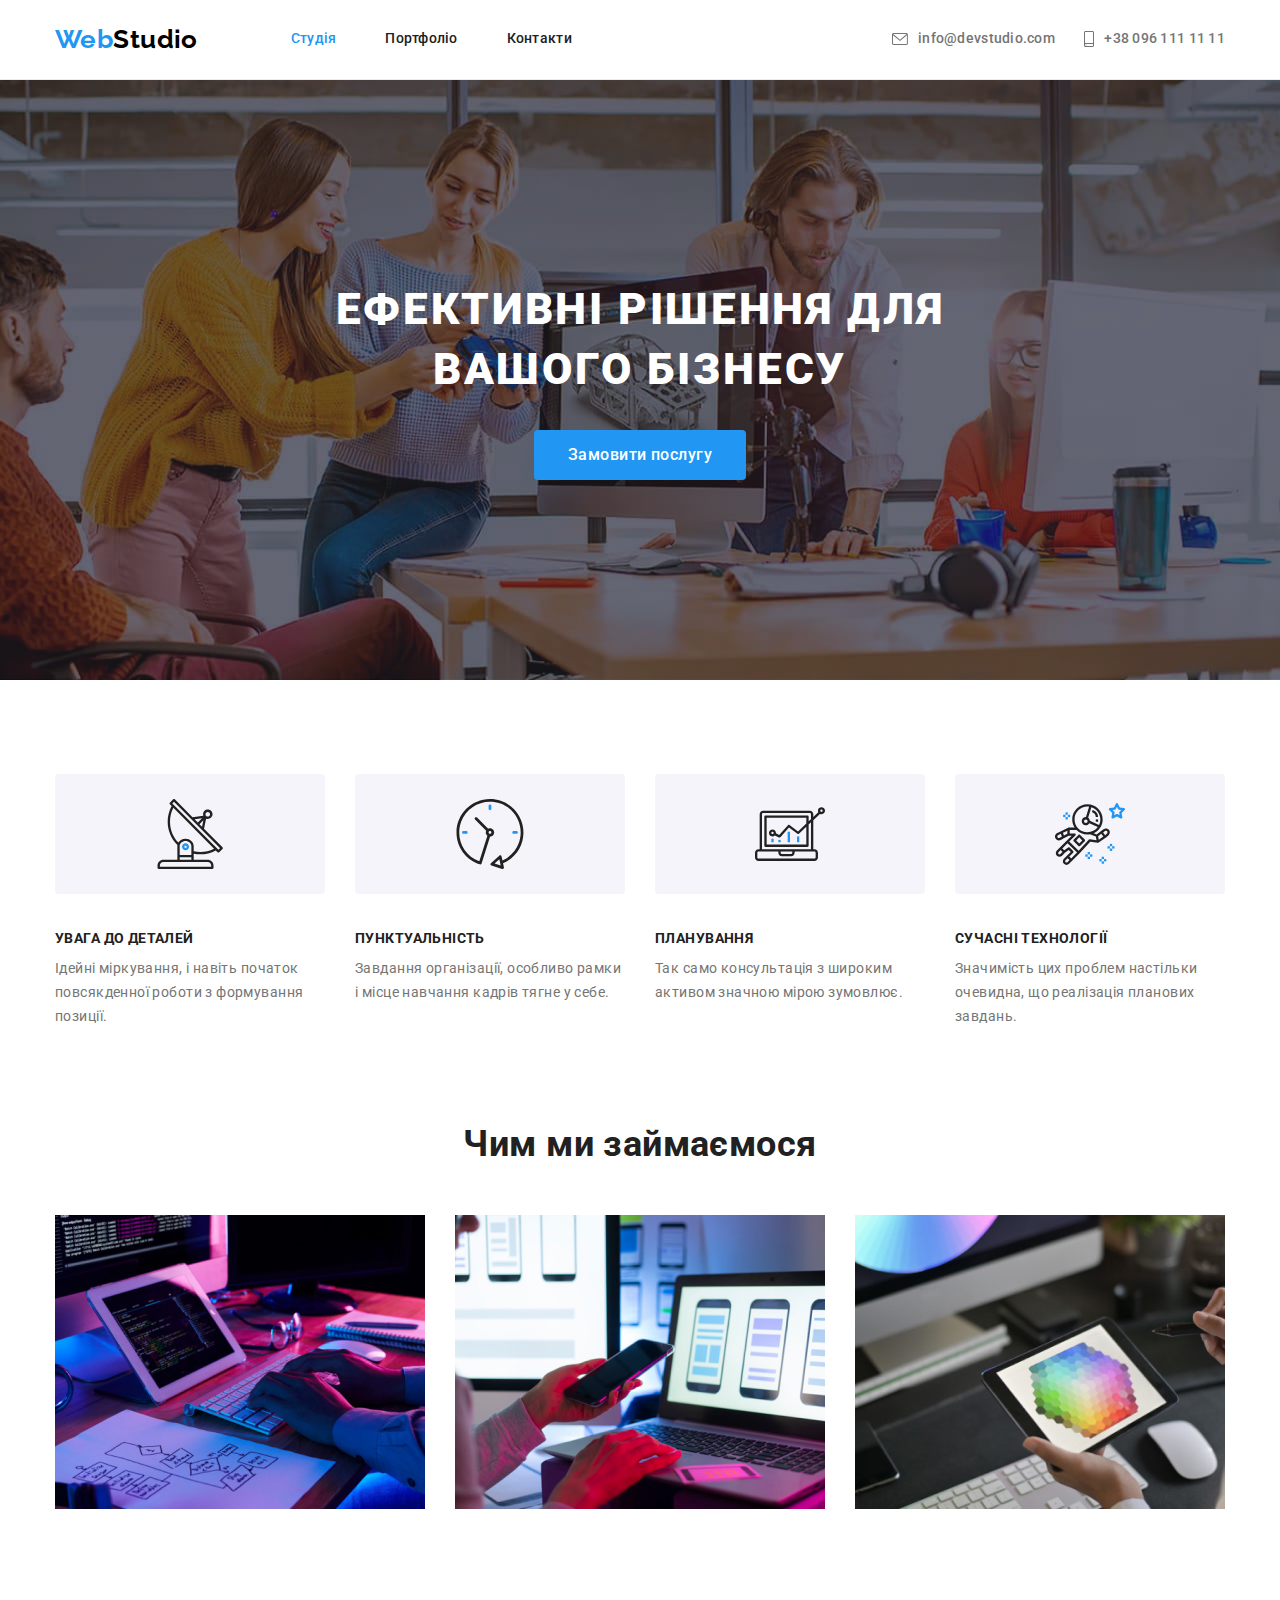
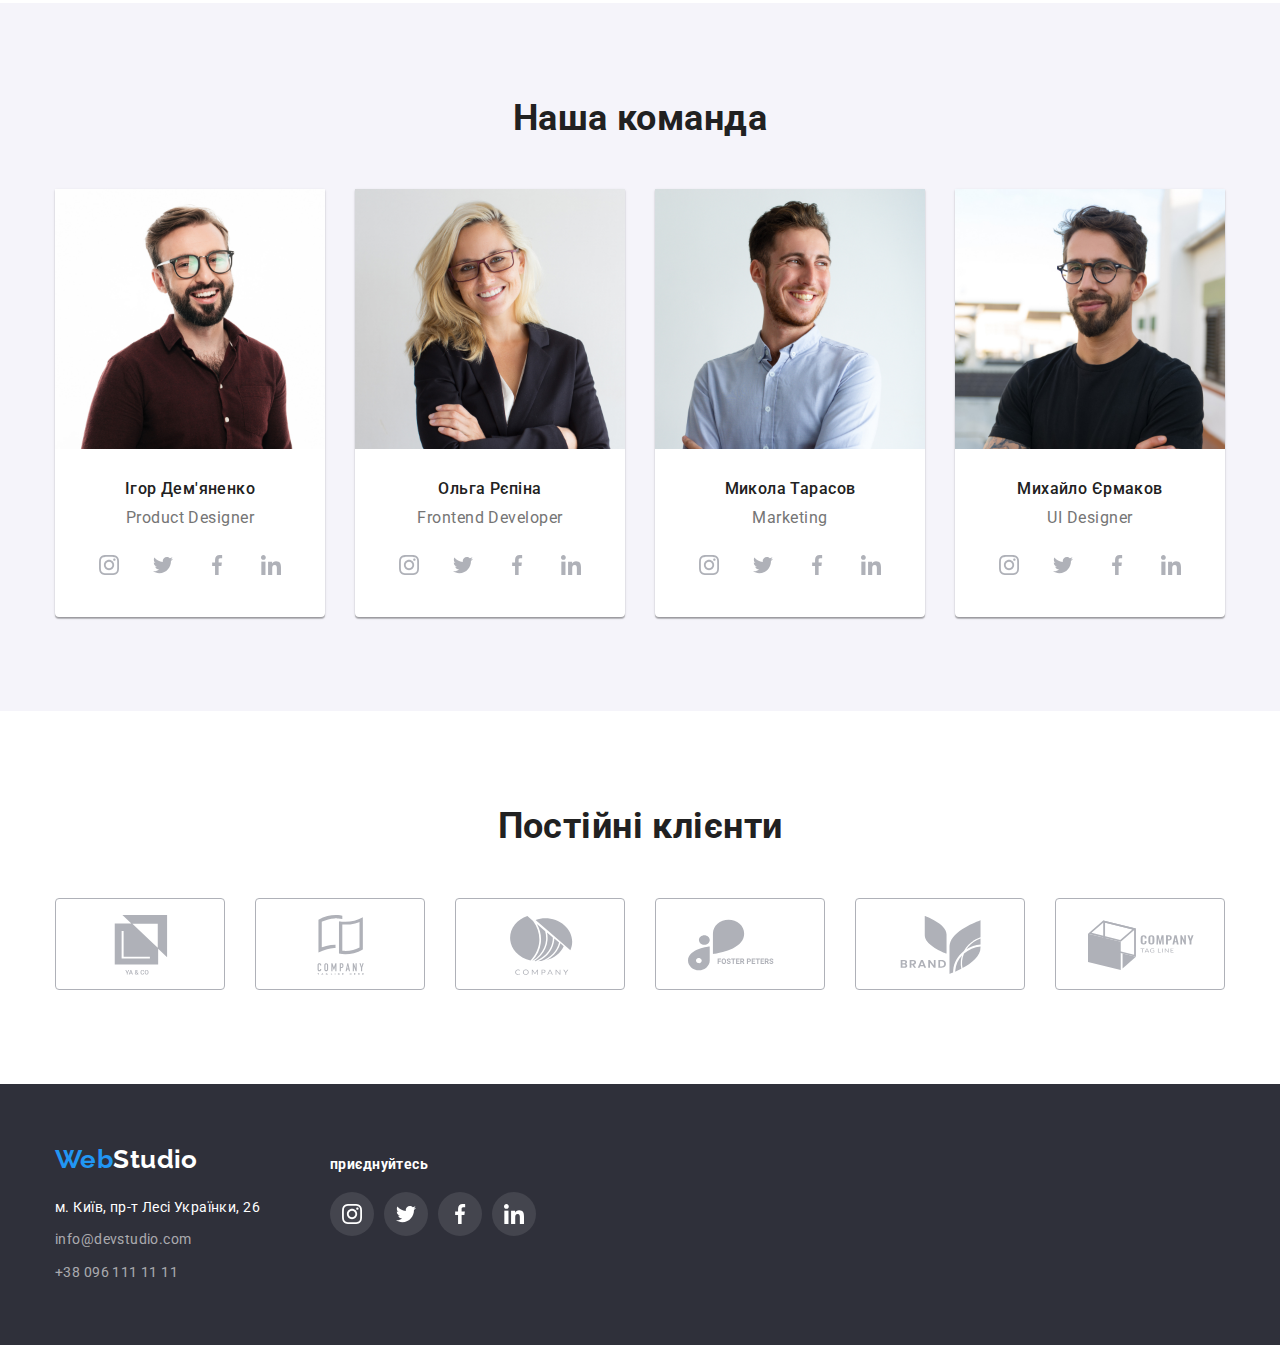
<file: index.html>
<!DOCTYPE html>
<html lang="uk">
<head>
    <meta charset="UTF-8">
    <meta http-equiv="X-UA-Compatible" content="IE=edge">
    <meta name="viewport" content="width=device-width, initial-scale=1.0">
    <title>Document</title>
    <link rel="preconnect" href="https://fonts.googleapis.com">
    <link rel="preconnect" href="https://fonts.gstatic.com" crossorigin>
    <link href="https://fonts.googleapis.com/css2?family=Raleway:wght@700&family=Roboto:wght@400;500;700;900&display=swap"
      rel="stylesheet">

    <link rel="stylesheet" href="https://cdnjs.cloudflare.com/ajax/libs/modern-normalize/1.1.0/modern-normalize.min.css">

    <link rel="stylesheet" href="./css/styles.css">
</head>
<body>
  <header class="header-border">
    <div class="container header">
      <nav class="header-nav">
        <a href="" class="logo">
        Web<span class="header-logo-accent">Studio</span>
        </a>

        <ul class="header-pagination list">
          <li><a href="./index.html" class="header-pagination-item current">Студія</a></li>
          <li><a href="./portfolio.html" class="header-pagination-item">Портфоліо</a></li>
          <li><a href="" class="header-pagination-item">Контакти</a></li>
        </ul>
      </nav>

      <ul class="header-contacts list">
        <li>
          <a href="" class="header-contacts-item">
            <svg class="contact-icon" width="16" height="12">
              <use href="./images/symbol-defs.svg#icon-1"></use>
            </svg>
            info@devstudio.com</a>
        </li>
        <li>
          <a href="" class="header-contacts-item">
            <svg class="contact-icon"  width="10" height="16">
              <use href="./images/symbol-defs.svg#icon-2"></use>
            </svg>
            +38 096 111 11 11
          </a>
        </li>
      </ul>
    </div>
  </header>

  <main>
    <section class="hero">
      <div class="container">
        <h1 class="hero-title">Ефективні рішення для<br>вашого бізнесу</h1>
        <button class="hero-button">Замовити послугу</button>
      </div>
    </section>

    <section class="section content">
      <div class="container content">
        <h2 class="none">Приорітети в роботі компанії</h2>
        <ul class="list content">
          <li class="content-items">
            <svg class="content-icon" >
              <use href="./images/symbol-defs.svg#icon-3"></use>
            </svg>
            <h3 class="section-subtitle">УВАГА ДО ДЕТАЛЕЙ</h3>
            <p class="content-text">Ідейні міркування, і навіть початок повсякденної роботи з формування позиції.</p>
          </li>
          <li class="content-items">
            <svg class="content-icon">
              <use href="./images/symbol-defs.svg#icon-4"></use>
            </svg>
            <h3 class="section-subtitle">ПУНКТУАЛЬНІСТЬ</h3>
            <p class="content-text">Завдання організації, особливо рамки і місце навчання кадрів тягне у себе.</p>
          </li>
          <li class="content-items">
            <svg class="content-icon">
              <use href="./images/symbol-defs.svg#icon-5"></use>
            </svg>
            <h3 class="section-subtitle">ПЛАНУВАННЯ</h3>
            <p class="content-text">Так само консультація з широким активом значною мірою зумовлює.</p>
          </li>
          <li class="content-items">
            <svg class="content-icon">
              <use href="./images/symbol-defs.svg#icon-6"></use>
            </svg>
            <h3 class="section-subtitle">СУЧАСНІ ТЕХНОЛОГІЇ</h3>
            <p class="content-text">Значимість цих проблем настільки очевидна, що реалізація планових завдань.</p>
          </li>
        </ul>
      </div>
    </section>
    
    <section class="section work">
      <div class="container work">
        <h2 class="section-title">Чим ми займаємося</h2>
        <ul class="list content-work">
          <li class="list">
            <img src="./images/img1.jpg" alt="Людина пише програмний код на планшеті" width="370">
          </li>
          <li class="list">
            <img src="./images/img2.jpg" alt="Дівчина сидить с телефоном в руках за ноутбуком" width="370">
          </li>
          <li class="list">
            <img src="./images/img3.jpg" alt="Людина вибирає колір с колажу на планшеті" width="370">
          </li>
        </ul>      
      </div>
    </section>
    
    <section class="section team">
      <div class="container team">
        <h2 class="section-title">Наша команда</h2>
        <ul class="list">
          <li class="team-portfolio">
            <img src="./images/img4.jpg" alt="Праціник посміхається" width="270">
            <div class="team-portfolio-info">
              <h3 class="section-subject">Ігор Дем'яненко</h3>
              <p class="desc">Product Designer</p>
              <ul class="contact-team-list">
                <li class="contact-team-items">
                  <svg class="contact-team" width="20" height="20">
                    <use href="./images/symbol-defs.svg#icon-7"></use>
                  </svg>
                </li>
                <li class="contact-team-items">
                  <svg class="contact-team" width="20" height="20">
                    <use href="./images/symbol-defs.svg#icon-8"></use>
                  </svg>
                 </li>
                <li class="contact-team-items">
                  <svg class="contact-team" width="20" height="20">
                    <use href="./images/symbol-defs.svg#icon-9"></use>
                  </svg>
                </li>
                <li class="contact-team-items">
                  <svg class="contact-team" width="20" height="20">
                    <use href="./images/symbol-defs.svg#icon-10"></use>
                  </svg>
                </li>
              </ul>
            </div>
          </li>
          <li class="team-portfolio">
            <img src="./images/img5.jpg" alt="Працівниця" width="270">
            <div class="team-portfolio-info">
              <h3 class="section-subject">Ольга Рєпіна</h3>
              <p class="desc">Frontend Developer</p>
              <ul class="contact-team-list">
                <li class="contact-team-items">
                  <svg class="contact-team" width="20" height="20">
                    <use href="./images/symbol-defs.svg#icon-7"></use>
                  </svg>
                </li>
                <li class="contact-team-items">
                  <svg class="contact-team" width="20" height="20">
                    <use href="./images/symbol-defs.svg#icon-8"></use>
                  </svg>
                </li>
                <li class="contact-team-items">
                  <svg class="contact-team" width="20" height="20">
                    <use href="./images/symbol-defs.svg#icon-9"></use>
                  </svg>
                </li>
                <li class="contact-team-items">
                  <svg class="contact-team" width="20" height="20">
                    <use href="./images/symbol-defs.svg#icon-10"></use>
                  </svg>
                </li>
              </ul>
            </div>
          </li>
          <li class="team-portfolio">
            <img src="./images/img6.jpg" alt="Праціник посміхається" width="270">
            <div class="team-portfolio-info">
              <h3 class="section-subject">Микола Тарасов</h3>
              <p class="desc">Marketing</p>
              <ul class="contact-team-list">
                <li class="contact-team-items">
                  <svg class="contact-team" width="20" height="20">
                    <use href="./images/symbol-defs.svg#icon-7"></use>
                  </svg>
                </li>
                <li class="contact-team-items">
                  <svg class="contact-team" width="20" height="20">
                    <use href="./images/symbol-defs.svg#icon-8"></use>
                  </svg>
                </li>
                <li class="contact-team-items">
                  <svg class="contact-team" width="20" height="20">
                    <use href="./images/symbol-defs.svg#icon-9"></use>
                  </svg>
                </li>
                <li class="contact-team-items">
                  <svg class="contact-team" width="20" height="20">
                    <use href="./images/symbol-defs.svg#icon-10"></use>
                  </svg>
                </li>
              </ul>
            </div>
          </li>
          <li class="team-portfolio">
            <img src="./images/img7.jpg" alt width="270">
            <div class="team-portfolio-info">
              <h3 class="section-subject">Михайло Єрмаков</h3>
              <p class="desc">UI Designer</p>
              <ul class="contact-team-list">
                <li class="contact-team-items">
                  <svg class="contact-team" width="20" height="20">
                    <use href="./images/symbol-defs.svg#icon-7"></use>
                  </svg>
                </li>
                <li class="contact-team-items">
                  <svg class="contact-team" width="20" height="20">
                    <use href="./images/symbol-defs.svg#icon-8"></use>
                  </svg>
                </li>
                <li class="contact-team-items">
                  <svg class="contact-team" width="20" height="20">
                    <use href="./images/symbol-defs.svg#icon-9"></use>
                  </svg>
                </li>
                <li class="contact-team-items">
                  <svg class="contact-team" width="20" height="20">
                    <use href="./images/symbol-defs.svg#icon-10"></use>
                  </svg>
                </li>
              </ul>
            </div>
          </li>
        </ul>
      </div>
    </section>

    <section class="section customers">
      <div class="container customers">
        <h2 class="section-title">Постійні клієнти</h2>
        <ul class="list customers">
          <li class="customers-items">
            <svg class="customers-icon" width="106" height="60">
              <use href="./images/symbol-defs.svg#icon-11"></use>
            </svg>
          </li>
          <li class="customers-items">
            <svg class="customers-icon" width="106" height="60">
              <use href="./images/symbol-defs.svg#icon-12"></use>
            </svg>
          </li>
          <li class="customers-items">
            <svg class="customers-icon" width="106" height="60">
              <use href="./images/symbol-defs.svg#icon-13"></use>
            </svg>
          </li>
          <li class="customers-items">
            <svg class="customers-icon" width="106" height="60">
              <use href="./images/symbol-defs.svg#icon-14"></use>
            </svg>
          </li>
          <li class="customers-items">
            <svg class="customers-icon" width="106" height="60">
              <use href="./images/symbol-defs.svg#icon-15"></use>
            </svg>
          </li>
          <li class="customers-items">
            <svg class="customers-icon" width="106" height="60">
              <use href="./images/symbol-defs.svg#icon-16"></use>
            </svg>
          </li>
        </ul>
      </div>
    </section>
  </main>

  <footer class="footer">
    <div class="container footer-all">
      <div>
        <a href="" class="logo">
          Web<span class="footer-logo-accent">Studio</span>
        </a>

        <address class="address">
          <ul class="list">
            <li class="footer-item"><a href="" class="footer-address">м. Київ, пр-т Лесі Українки, 26</a></li>
            <li class="footer-item"><a href="" class="footer-contacts">info@devstudio.com</a></li>
            <li class="footer-item"><a href="" class="footer-contacts">+38 096 111 11 11</a></li>
          </ul>
        </address>
      </div>

      <div class="contact-footer">
        <h3 class="contact-footer-title">приєднуйтесь</h3>
        <ul class="contact-footer-item">
          <li class="contact-team-items footer-icon">
             <svg class="contact-team" width="20" height="20">
              <use href="./images/symbol-defs.svg#icon-7"></use>
            </svg>
          </li>
          <li class="contact-team-items footer-icon">
            <svg class="contact-team" width="20" height="20">
              <use href="./images/symbol-defs.svg#icon-8"></use>
            </svg>
          </li>
          <li class="contact-team-items footer-icon">
            <svg class="contact-team" width="20" height="20">
              <use href="./images/symbol-defs.svg#icon-9"></use>
            </svg>
          </li>
          <li class="contact-team-items footer-icon">
            <svg class="contact-team" width="20" height="20">
              <use href="./images/symbol-defs.svg#icon-10"></use>
            </svg>
          </li>
        </ul> 
      </div>
    </div>
  </footer>
</body>
</html>
</file>
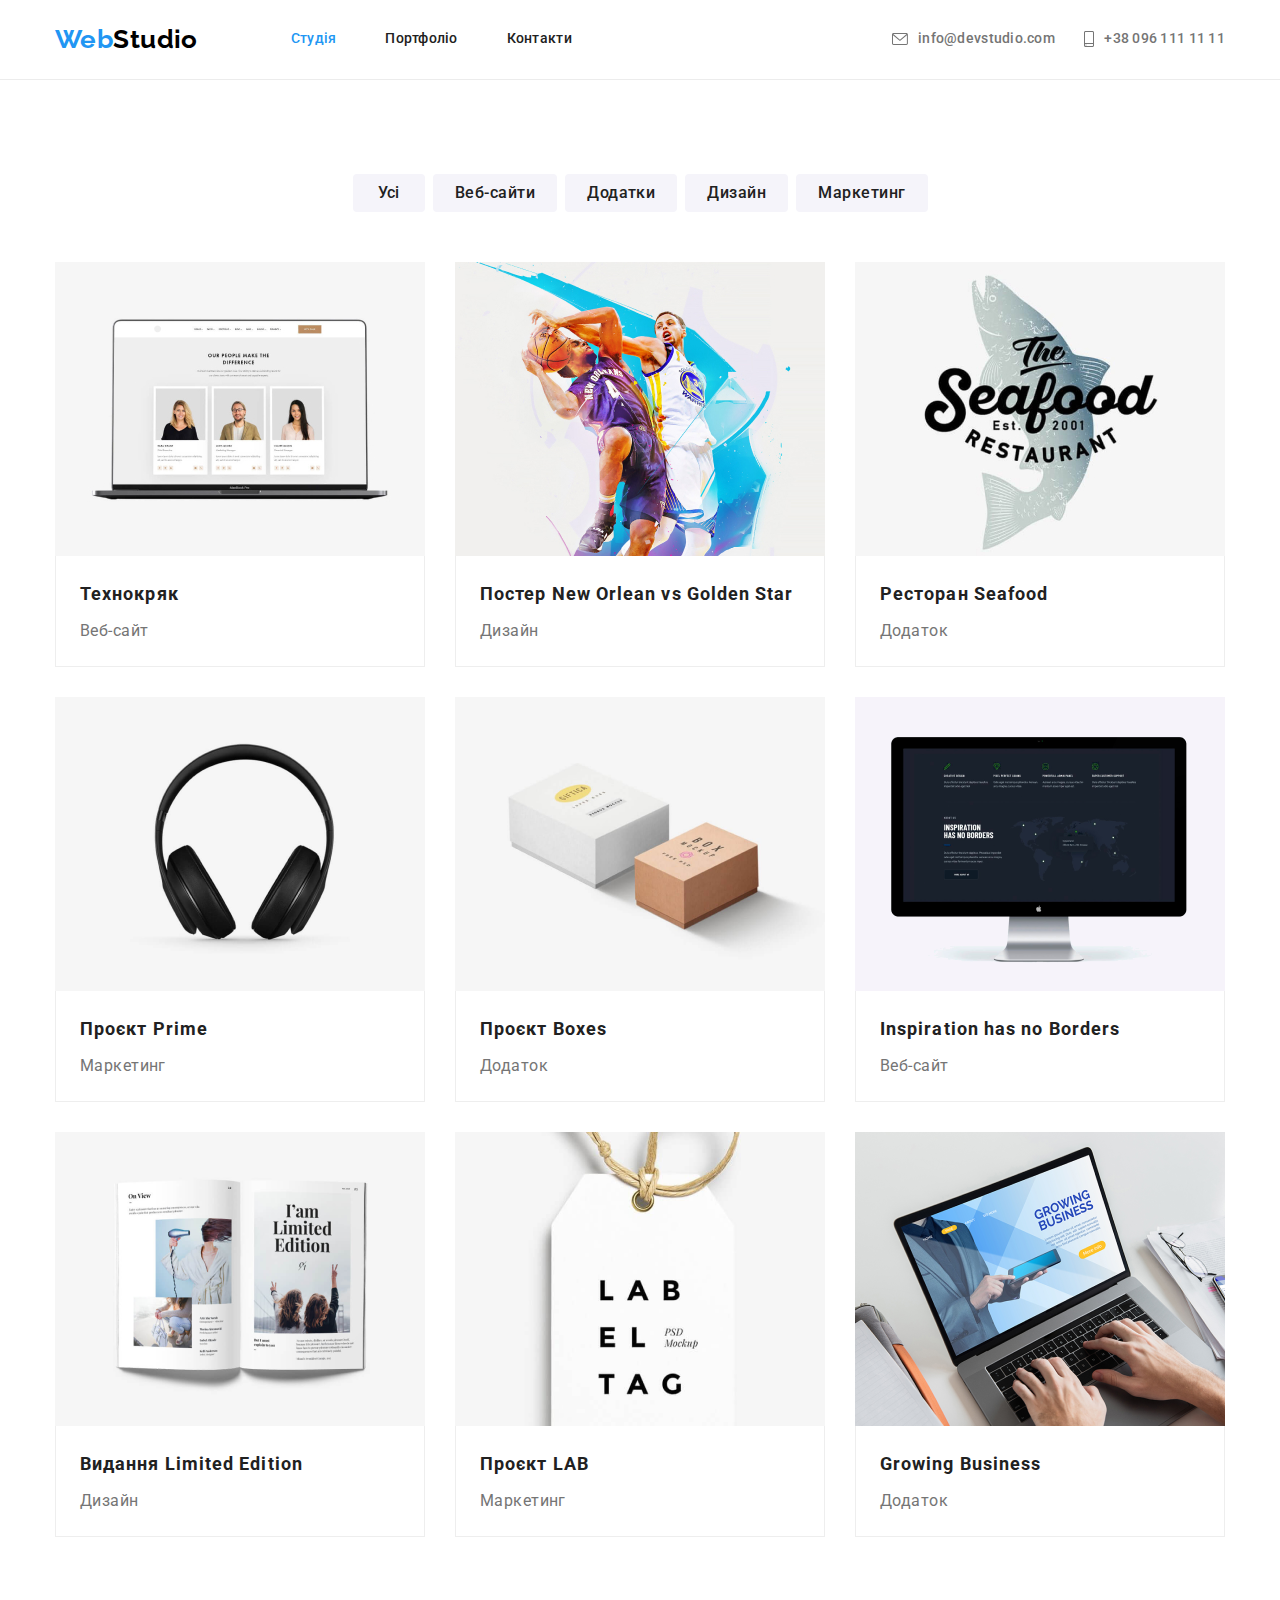
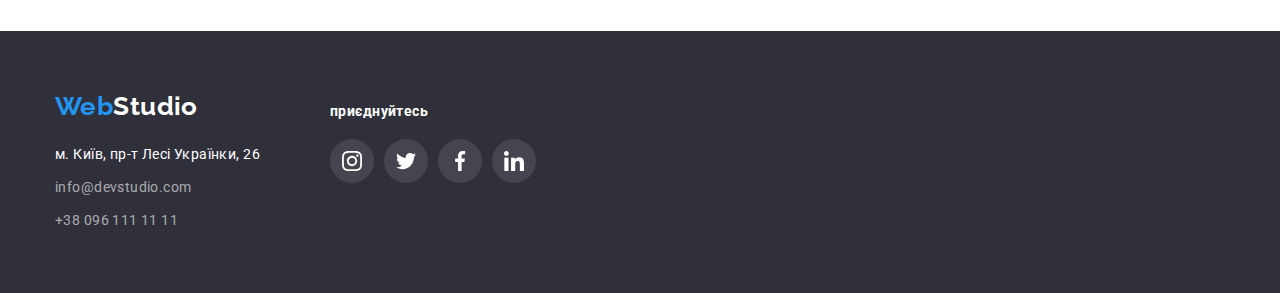
<file: portfolio.html>
<!DOCTYPE html>
<html lang="uk">

<head>
    <meta charset="UTF-8">
    <meta http-equiv="X-UA-Compatible" content="IE=edge">
    <meta name="viewport" content="width=device-width, initial-scale=1.0">
    <title>Portfolio</title>
    <link rel="preconnect" href="https://fonts.googleapis.com">
    <link rel="preconnect" href="https://fonts.gstatic.com" crossorigin>
    <link
        href="https://fonts.googleapis.com/css2?family=Raleway:wght@700&family=Roboto:wght@400;500;700;900&display=swap"
        rel="stylesheet">
    <link rel="stylesheet" href="https://cdnjs.cloudflare.com/ajax/libs/modern-normalize/1.1.0/modern-normalize.min.css">
    <link rel="stylesheet" href="./css/styles.css">
</head>

<body>
<header class="header-border">
    <div class="container header">
        <nav class="header-nav">
            <a href="" class="logo">
                Web<span class="header-logo-accent">Studio</span>
            </a>

            <ul class="header-pagination list">
                <li><a href="./index.html" class="header-pagination-item current">Студія</a></li>
                <li><a href="./portfolio.html" class="header-pagination-item">Портфоліо</a></li>
                <li><a href="" class="header-pagination-item">Контакти</a></li>
            </ul>
        </nav>

        <ul class="header-contacts list">
            <li>
                <a href="" class="header-contacts-item">
                    <svg class="contact-icon" width="16" height="12">
                        <use href="./images/symbol-defs.svg#icon-1"></use>
                    </svg>
                    info@devstudio.com</a>
            </li>
            <li>
                <a href="" class="header-contacts-item">
                    <svg class="contact-icon" width="10" height="16">
                        <use href="./images/symbol-defs.svg#icon-2"></use>
                    </svg>
                    +38 096 111 11 11
                </a>
            </li>
        </ul>
    </div>
</header>

<main class="main-portfolio">
    <section class="section-main">
        <div class="container main">
            <h1 class="none">Портфоліо</h1>
        
            <ul class="list btn">
                <li class="main-btn"><button class="main-portfolio-button first" type="button">Усі</button></li>
                <li class="main-btn"><button class="main-portfolio-button" type="button">Веб-сайти</button></li>
                <li class="main-btn"><button class="main-portfolio-button" type="button">Додатки</button></li>
                <li class="main-btn"><button class="main-portfolio-button" type="button">Дизайн</button></li>
                <li class="main-btn"><button class="main-portfolio-button" type="button">Маркетинг</button></li>
            </ul>
        
            <ul class="list portfolio">
                <li class="pages">
                    <img src="./images/port1.jpg" alt="Ноутбук" width="370">
                    <div class="main-portfolio-content">
                        <h2 class="main-portfolio-title">Технокряк</h2>
                        <p class="main-portfolio-text">Веб-сайт</p>
                    </div>
                </li>
                <li class="pages">
                    <img src="./images/port2.jpg" alt="Два баскетболісти" width="370">
                    <div class="main-portfolio-content">
                        <h2 class="main-portfolio-title">Постер New Orlean vs Golden Star</h2>
                        <p class="main-portfolio-text">Дизайн</p>
                    </div>
                </li>
                <li class="pages">
                    <img src="./images/port3.jpg" alt="Риба" width="370">
                    <div class="main-portfolio-content">
                        <h2 class="main-portfolio-title">Ресторан Seafood</h2>
                        <p class="main-portfolio-text">Додаток</p>
                    </div>
                </li>
                <li class="pages">
                    <img src="./images/port4.png" alt="Наушники" width="370">
                    <div class="main-portfolio-content">
                        <h2 class="main-portfolio-title">Проєкт Prime</h2>
                        <p class="main-portfolio-text">Маркетинг</p>
                    </div>
                </li>
                <li class="pages">
                    <img src="./images/port5.png" alt="Дві коробки" width="370">
                    <div class="main-portfolio-content">
                        <h2 class="main-portfolio-title">Проєкт Boxes</h2>
                        <p class="main-portfolio-text">Додаток</p>
                    </div>
                </li>
                <li class="pages">
                    <img src="./images/port6.png" alt="Монітор" width="370">
                    <div class="main-portfolio-content">
                        <h2 class="main-portfolio-title">Inspiration has no Borders</h2>
                        <p class="main-portfolio-text">Веб-сайт</p>
                    </div>
                </li>
                <li class="pages">
                    <img src="./images/port7.png" alt="Розкрита книга" width="370">
                    <div class="main-portfolio-content">
                        <h2 class="main-portfolio-title">Видання Limited Edition</h2>
                        <p class="main-portfolio-text">Дизайн</p>
                    </div>
                </li>
                <li class="pages">
                    <img src="./images/port8.png" alt="Лейба" width="370">
                    <div class="main-portfolio-content">
                        <h2 class="main-portfolio-title">Проєкт LAB</h2>
                        <p class="main-portfolio-text">Маркетинг</p>
                    </div>
                </li>
                <li class="pages">
                    <img src="./images/port9.png" alt="Людина працює за ноутбуком" width="370">
                    <div class="main-portfolio-content">
                        <h2 class="main-portfolio-title">Growing Business</h2>
                        <p class="main-portfolio-text">Додаток</p>
                    </div>
                </li>
            </ul>
        </div>

    </section>
</main>

<footer class="footer">
    <div class="container footer-all">
        <div>
            <a href="" class="logo">
                Web<span class="footer-logo-accent">Studio</span>
            </a>

            <address class="address">
                <ul class="list">
                    <li class="footer-item"><a href="" class="footer-address">м. Київ, пр-т Лесі Українки, 26</a></li>
                    <li class="footer-item"><a href="" class="footer-contacts">info@devstudio.com</a></li>
                    <li class="footer-item"><a href="" class="footer-contacts">+38 096 111 11 11</a></li>
                </ul>
            </address>
        </div>

        <div class="contact-footer">
            <h3 class="contact-footer-title">приєднуйтесь</h3>
            <ul class="contact-footer-item">
                <li class="contact-team-items footer-icon">
                    <svg class="contact-team" width="20" height="20">
                        <use href="./images/symbol-defs.svg#icon-7"></use>
                    </svg>
                </li>
                <li class="contact-team-items footer-icon">
                    <svg class="contact-team" width="20" height="20">
                        <use href="./images/symbol-defs.svg#icon-8"></use>
                    </svg>
                </li>
                <li class="contact-team-items footer-icon">
                    <svg class="contact-team" width="20" height="20">
                        <use href="./images/symbol-defs.svg#icon-9"></use>
                    </svg>
                </li>
                <li class="contact-team-items footer-icon">
                    <svg class="contact-team" width="20" height="20">
                        <use href="./images/symbol-defs.svg#icon-10"></use>
                    </svg>
                </li>
            </ul>
        </div>
    </div>
</footer>
</body>

</html>
</file>
<file: css/styles.css>
/* другорядний колір тексту  #212121  */
/* основний колір тексту #757575 */
/* акцент #2196F3  */
/* білий #FFFFFF */
/* фон #FFFFFF */
/* другорядний фон #F5F4FA */
/* фон футер герой #2F303A */
/* другорядний текст футер rgba(255, 255, 255, 0.6) */
/*  логотип хедер #000000 #2196F3 */
/* логотип футер #2196F3 #FFFFFF */
/* фон кнопкі #F5F4FA */
/* border: 1px solid #ECECEC; */



:root {
    --primary-text-color: #757575;
    --title-text-color: #212121;
    --accent-color: #2196F3;
    --primary-white-color: #FFFFFF;
    --minor-white-color: #F5F4FA;
    --hero-footer-background-color: #2F303A;
    --footer-text-color: rgba(255, 255, 255, 0.6);
    --header-logo: #000000;
    --primery-border-color: #ECECEC;
}


*,
*::before,
*::after {
    box-sizing: border-box;
}

img {
    display: block;
}

h1,
h2,
h3,
h4,
h5,
h6,
p {
    margin: 0px;
    padding: 0px;
}

ul {
    list-style: none;
    margin: 0px;
    padding: 0px;
}


body {
    background-color: var(--primary-white-color);
    color: var(--primary-text-color);

    font-family: 'Roboto', sans-serif;
    font-size: 14px;
    line-height: 1.71;
    letter-spacing: 0.03em;
}



.list {
    list-style: none;
}

/* 1. header */

.header {
    display: flex;
    justify-content: space-between;
    align-items: center;
}

.header-pagination .header-pagination-item.current,
.header-pagination .header-pagination-item.current {
    color: var(--accent-color);
    text-decoration: none;
}

.container {
    width: 1200px;
    padding-left: 15px;
    padding-right: 15px;
    margin: 0 auto;
}

.header-nav {
    display: flex;
    align-items: center;
}

.header-border {
    padding-top: 24px;
    padding-bottom: 24px;

    border-bottom: 1px solid var(--primery-border-color);
}

/* 1.1. header-nav */

.logo {

    cursor: default;

    color: var(--accent-color);

    font-family: 'Raleway';
    font-weight: 700;
    font-size: 26px;
    line-height: 1.19;
    text-decoration: none;
}

.header-logo-accent {
    color: var(--header-logo);
}


.header-pagination-item {
    display: block;

    color: var(--title-text-color);

    font-weight: 500;
    font-size: 14px;
    line-height: 1.14;
    letter-spacing: 0.02em;
    text-decoration: none;
}

.header-pagination {
    display: flex;
    width: 281px;
    justify-content: space-between;

    margin-left: 93px;
    padding: 0px;
}

.header-pagination-item:hover {
    color: var(--accent-color);
}

.header-pagination-item:focus {
    color: var(--accent-color);
}


/* 1.2. header-contacts */

.header .header-contacts.list {
    display: flex;
    width: 333px;
    justify-content: space-between;
    margin-top: 0px;
    margin-bottom: 0px;
}

.header-contacts-item {
    display: block;
    align-items: center;

    color: var(--primary-text-color);
    fill: var(--primary-text-color);

    font-weight: 500;
    font-size: 14px;
    line-height: 1.14;
    letter-spacing: 0.02em;
    text-decoration: none;
}

.header-contacts-item:hover {
    color: var(--accent-color);
    fill: var(--accent-color);

}

.header-contacts-item:focus {
    color: var(--accent-color);
}

.header-contacts {
    padding: 0px;
}

.contact-icon {
    margin-right: 10px;
}

.header-contacts a {
    display: flex;
}

/* 2. main */

/* 2.1. section-hero */

.hero {
    max-width: 1600px;
    padding-top: 200px;
    padding-bottom: 200px;
    margin-left: auto;
    margin-right: auto;
    text-align: center;

    background-image: linear-gradient(
        to right,
        rgba(47, 48, 58, 0.4),
        rgba(47, 48, 58, 0.4)), 
    url(../images/fonhero.jpg);
    background-repeat: no-repeat;
    background-position: center;

}


.hero-title {
    margin-top: 0px;

    color: var(--primary-white-color);

    font-weight: 900;
    font-size: 44px;
    line-height: 1.36;
    text-align: center;
    letter-spacing: 0.06em;
    text-transform: uppercase;
}

.hero-button {
    border-radius: 4px;
    padding-left: 32px;
    padding-right: 32px;
    padding-top: 10px;
    padding-bottom: 10px;
    margin-top: 30px;



    color: var(--primary-white-color);
    background-color: var(--accent-color);
    border-color: transparent;

    font-family: 'Roboto';
    font-weight: 500;
    font-size: 16px;
    line-height: 1.62;
    letter-spacing: 0.03em;
    text-align: center;
}

/* 2.2. section-Приорітети в роботі компанії */

.none {
    display: none;
}

.section.content {
    padding-top: 94px;
    padding-bottom: 47px;
}

.section-subtitle {
    margin-top: 0px;
    margin-bottom: 10px;


    color: var(--title-text-color);

    font-weight: 700;
    font-size: 14px;
    line-height: 1.14;
    text-transform: uppercase;
}



.container.content .content {
    display: flex;
    justify-content: space-between;
    margin: 0px;
    padding: 0px;

}

.content-items {
    display: block;
    width: 270px;
}

.content-text {
    padding: 0px;
    margin: 0px;
}

.content-icon {
    width: 270px;
    height: 120px;
    
    padding-left: 100px;
    padding-right: 100px;
    padding-top: 25px;
    padding-bottom: 25px;
    margin-bottom: 30px;
    
    border-radius: 4px;
    background: #F5F4FA;
    
}


/* 2.3. section-Чим ми займаємося */

.section.work {
    padding-top: 47px;
    padding-bottom: 94px;
}

.section-title {
    margin: 0px;
    color: var(--title-text-color);

    font-weight: 700;
    font-size: 36px;
    line-height: 1.17;
    text-align: center;
}

.content-work {
    display: flex;
    justify-content: space-between;
    padding-left: 0px;
    margin-top: 0px;
    margin-bottom: 0px;

}

.container.work .section-title {
    margin-bottom: 50px;
}

/* 2.3. section-Наша команда */

.section.team {
    padding-top: 94px;
    padding-bottom: 94px;

    background-color: var(--minor-white-color);
}



.section-subject {

    color: var(--title-text-color);

    font-weight: 500;
    font-size: 16px;
    line-height: 1.19;
}

.desc {
    margin-top: 10px;
    margin-bottom: 16px;

 

    font-size: 16px;
    line-height: 1.19;
    letter-spacing: 0.03em;

    color: #757575;
}

.container.team .list {
    display: flex;
    justify-content: space-between;
    margin-top: 0px;
    padding-left: 0px;
    margin-top: 50px;
    margin-bottom: 0px;
}



.team-portfolio {
    background-color: var(--primary-white-color);
    box-shadow: 0px 1px 3px rgba(0, 0, 0, 0.12), 0px 1px 1px rgba(0, 0, 0, 0.14), 0px 2px 1px rgba(0, 0, 0, 0.2);
    border-radius: 0px 0px 4px 4px;
}

.team-portfolio-info {
    padding-top: 30px;
    padding-bottom: 30px;
    text-align: center;
}

.contact-team-list,
.contact-footer-item {
    display: flex;
    justify-content: center;
    gap: 10px;  
}

.contact-team {
    display: block;
    margin: 12px;
}

.contact-team-items {
    width: 44px;
    height: 44px;
    fill:#AFB1B8;
}

.contact-team-items:hover,
.contact-team-items:focus {
    cursor: pointer;
    background-color: var(--accent-color);
    border-radius: 50%;
    fill: var(--primary-white-color);
}




.section.customers {
    padding-top: 94px;
    padding-bottom: 94px;
}

.list.customers {
    margin-top: 50px;
    display: flex;
    justify-content: center;
    gap: 30px;   
}

.customers-icon {
    display: block;
    margin-top: 16px;
    margin-bottom: 16px;
    margin-left: 32px;
    margin-right: 32px;
}

.customers-items {
    width: 170px;
    height: 92px;
    fill: #AFB1B8;
    border: 1px solid #AFB1B8;
    border-radius: 4px;
}

.customers-items:hover,
.customers-items:focus {
    cursor: pointer;
    border-color: var(--accent-color);
    
    fill: var(--accent-color);
}









/* 3. footer */

.footer {
    padding-top: 60px;
    padding-bottom: 60px;

    background-color: var(--hero-footer-background-color);
}

.footer-logo-accent {
    color: var(--primary-white-color);
}

.footer-contacts {
    cursor: default;

    color: var(--footer-text-color);

    text-decoration: none;
}

.footer-address {
    cursor: default;

    color: var(--primary-white-color);

    text-decoration: none;

}

.address {
    display: inline;
    font-style: normal;
}




.footer .container .address .list {
    margin-top: 20px;
    margin-bottom: 0px;
    padding-left: 0px;

}

.footer-item {
    margin-bottom: 9px;
}

.footer .footer-item:last-child {
    margin-bottom: 0px;
}


.container.footer-all {
    display: flex;
}

.contact-footer-item {
    display: flex;
}

.contact-footer-title {
    margin-bottom: 20px;

    font-weight: 700;
    font-size: 14px;
    line-height: 1.15;
    letter-spacing: 0.03em;
    color: #FFFFFF;
}





.contact-team-items.footer-icon {

    fill:#FFFFFF;;
    border-radius: 50%;
    background: rgba(255, 255, 255, 0.1);
}

.contact-team-items:hover,
.contact-team-items:focus {
    cursor: pointer;
    background-color: var(--accent-color);
    border-radius: 50%;
    fill: var(--primary-white-color);
}



.contact-footer {
    margin-left: 70px;
    padding-top: 12px;
}









/* 4. main-portfolio */

.section-main {
    padding-top: 94px;
    padding-bottom: 94px;

}

.main-portfolio-button {
    padding-left: 22px;
    padding-right: 22px;
    padding-top: 6px;
    padding-bottom: 6px;
    border-radius: 4px;
    border: none;

    font-family: 'Roboto';
    font-weight: 500;
    font-size: 16px;
    line-height: 1.62;
    letter-spacing: 0.03em;

    color: var(--title-text-color);

    background-color: var(--minor-white-color);
}

.main-portfolio-button.first {
    padding-left: 25px;
    padding-right: 25px;
}

.btn {
    display: flex;
    width: 575px;
    justify-content: space-between;
    margin: 0 auto;
}



.main-portfolio-button:hover,
.main-portfolio-button:focus {
    color: var(--primary-white-color);

    background-color: var(--accent-color);

    cursor: pointer;
    filter: drop-shadow(0px 4px 4px rgba(0, 0, 0, 0.25));
}

.main-portfolio-title {

    margin-bottom: 4px;

    font-weight: 700;
    font-size: 18px;
    line-height: 2;
    letter-spacing: 0.06em;

    color: var(--title-text-color);
}

.main-portfolio-text {

    font-size: 16px;
    line-height: 1.88;

}



.list.portfolio {
    display: flex;
    flex-wrap: wrap;
    margin-top: 50px;

}

.pages {
    margin-right: 30px;
    margin-bottom: 30px;

}

.pages:hover {
    box-shadow: 0px 1px 1px rgba(0, 0, 0, 0.12),
    0px 4px 4px rgba(0, 0, 0, 0.06),
    1px 4px 6px rgba(0, 0, 0, 0.16);

}


.pages:nth-child(3n) {
    margin-right: 0px;
}

.pages:nth-last-child(-n+3) {
    margin-bottom: 0px;
}

.main-portfolio-content {
    padding-top: 20px;
    padding-left: 24px;
    padding-bottom: 20px;

    border-left: 1px solid #EEEEEE;
    border-right: 1px solid #EEEEEE;
    border-bottom: 1px solid #EEEEEE;
}
</file>
